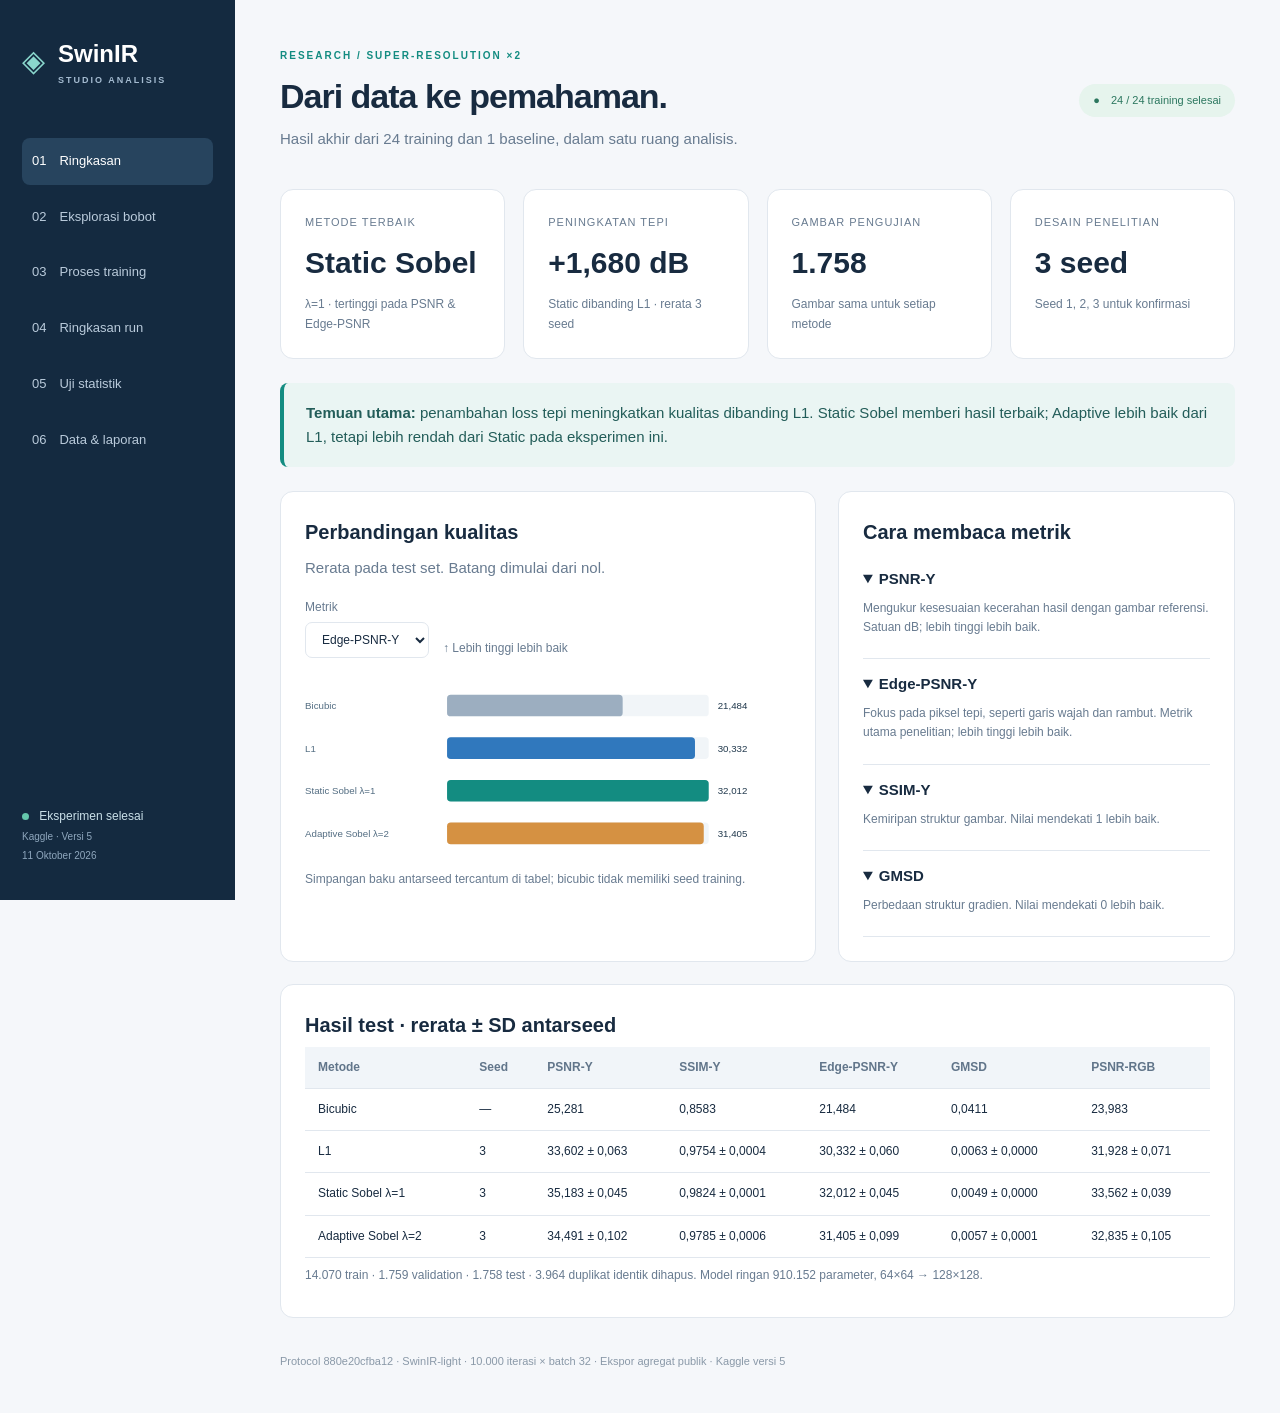
<file: public/dashboard/index.html>
<!doctype html><html lang="id"><head><meta charset="utf-8"><meta name="viewport" content="width=device-width,initial-scale=1"><title>SwinIR • Studio Analisis</title><link rel="stylesheet" href="style.css"></head><body><aside><a class="brand" href="#">◈ <span>SwinIR<small>STUDIO ANALISIS</small></span></a><nav><button data-page="overview" class="active">01　Ringkasan</button><button data-page="sweep">02　Eksplorasi bobot</button><button data-page="training">03　Proses training</button><button data-page="images">04　Ringkasan run</button><button data-page="stats">05　Uji statistik</button><button data-page="archive">06　Data & laporan</button></nav><div class="aside-bottom"><span class="dot"></span> Eksperimen selesai<br><small>Kaggle · Versi 5<br>11 Oktober 2026</small></div></aside><main><header><div><span class="eyebrow">RESEARCH / SUPER-RESOLUTION ×2</span><h1 id="title">Dari data ke pemahaman.</h1><p id="subtitle">Bandingkan kualitas, telusuri proses, dan pahami hasil eksperimen.</p></div><span class="badge">●　24 / 24 training selesai</span></header><div id="content"></div><footer>Protocol 880e20cfba12 · SwinIR-light · 10.000 iterasi × batch 32 · Ekspor agregat publik · Kaggle versi 5</footer></main><script src="data.js"></script><script src="app.js"></script></body></html>
</file>
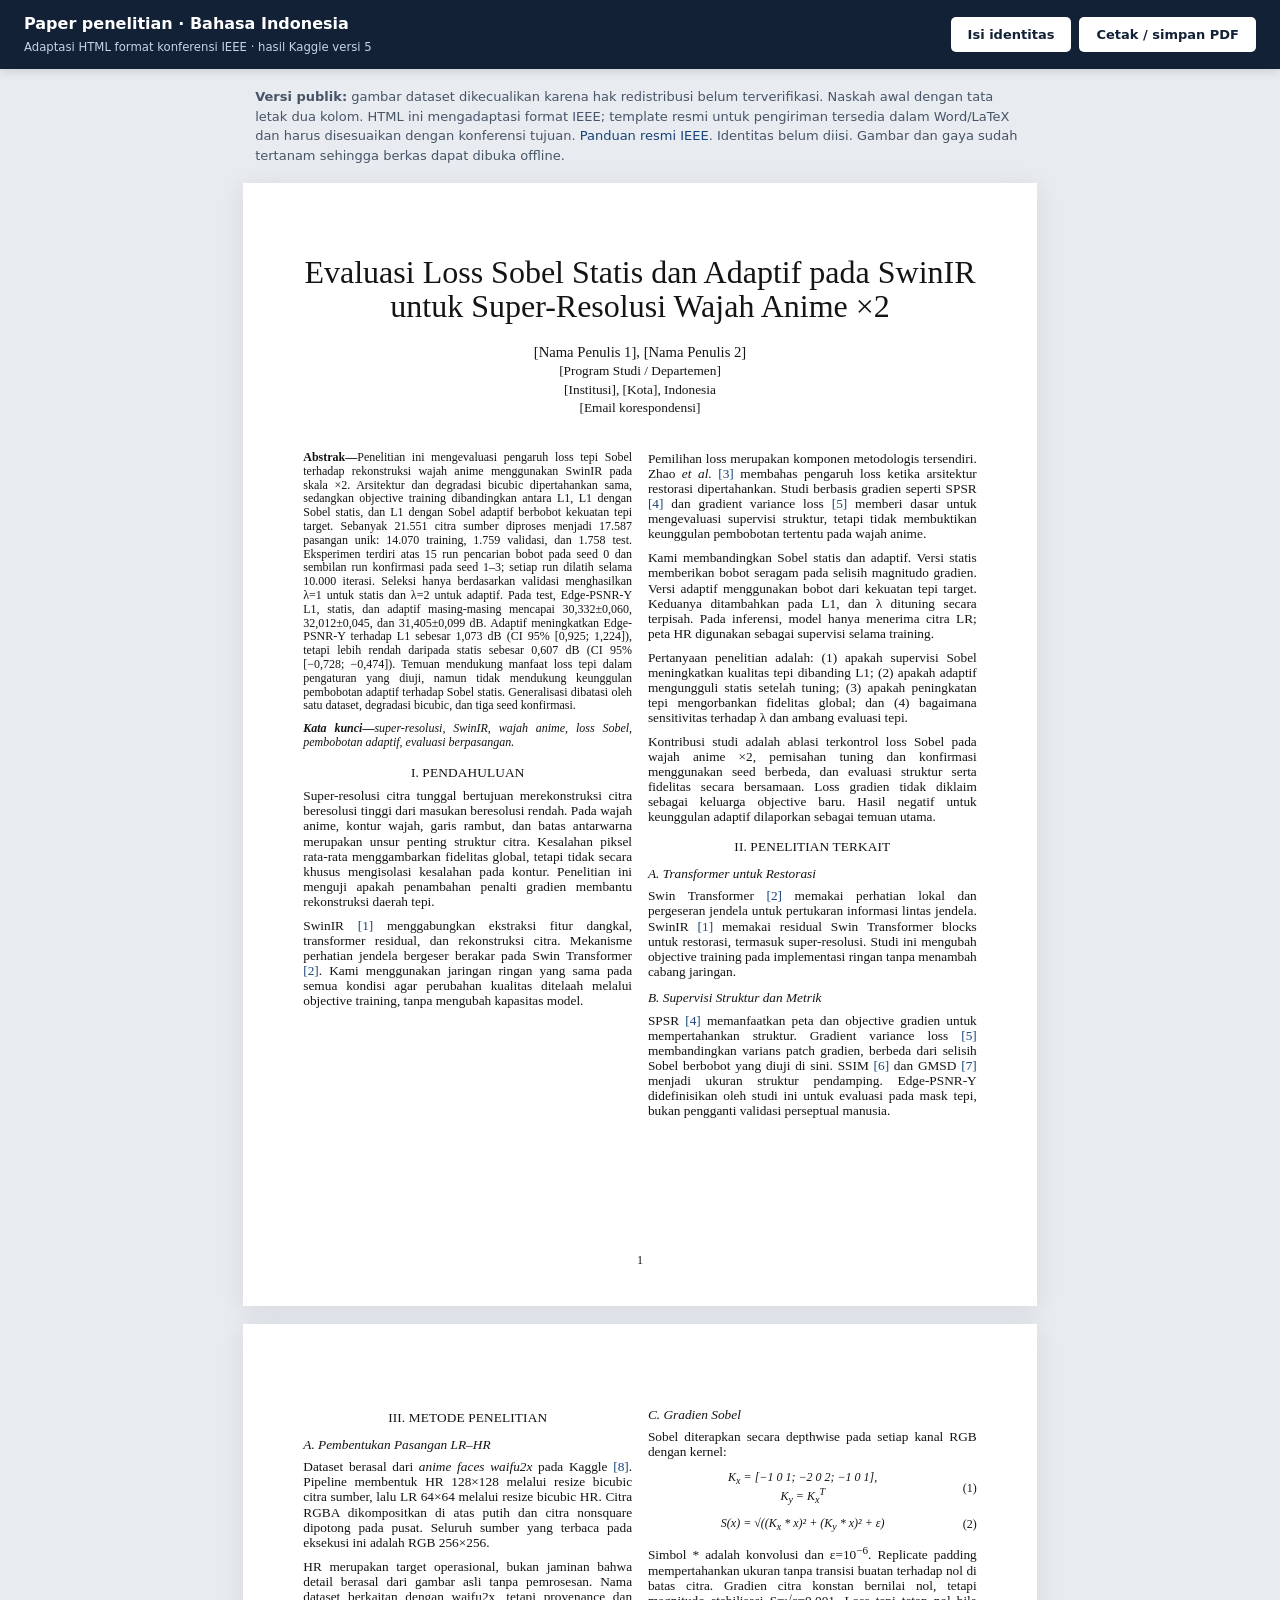
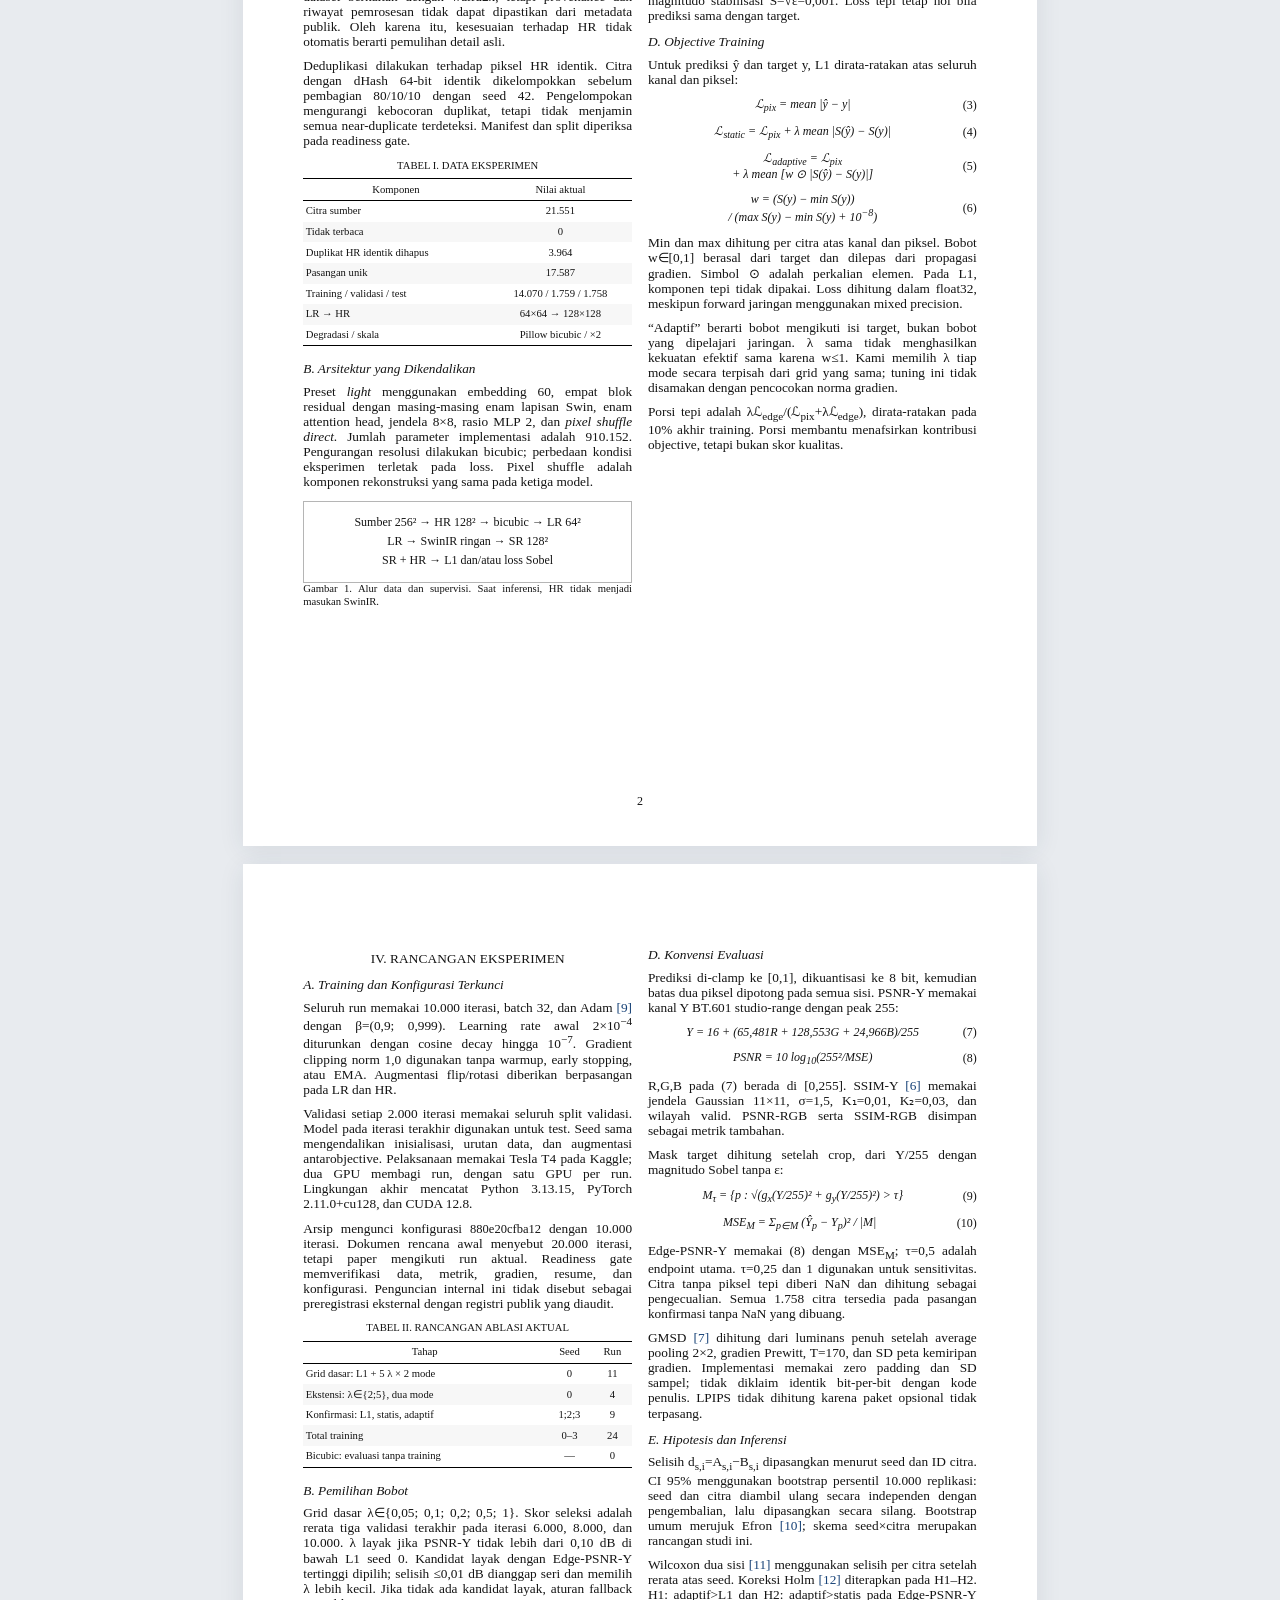
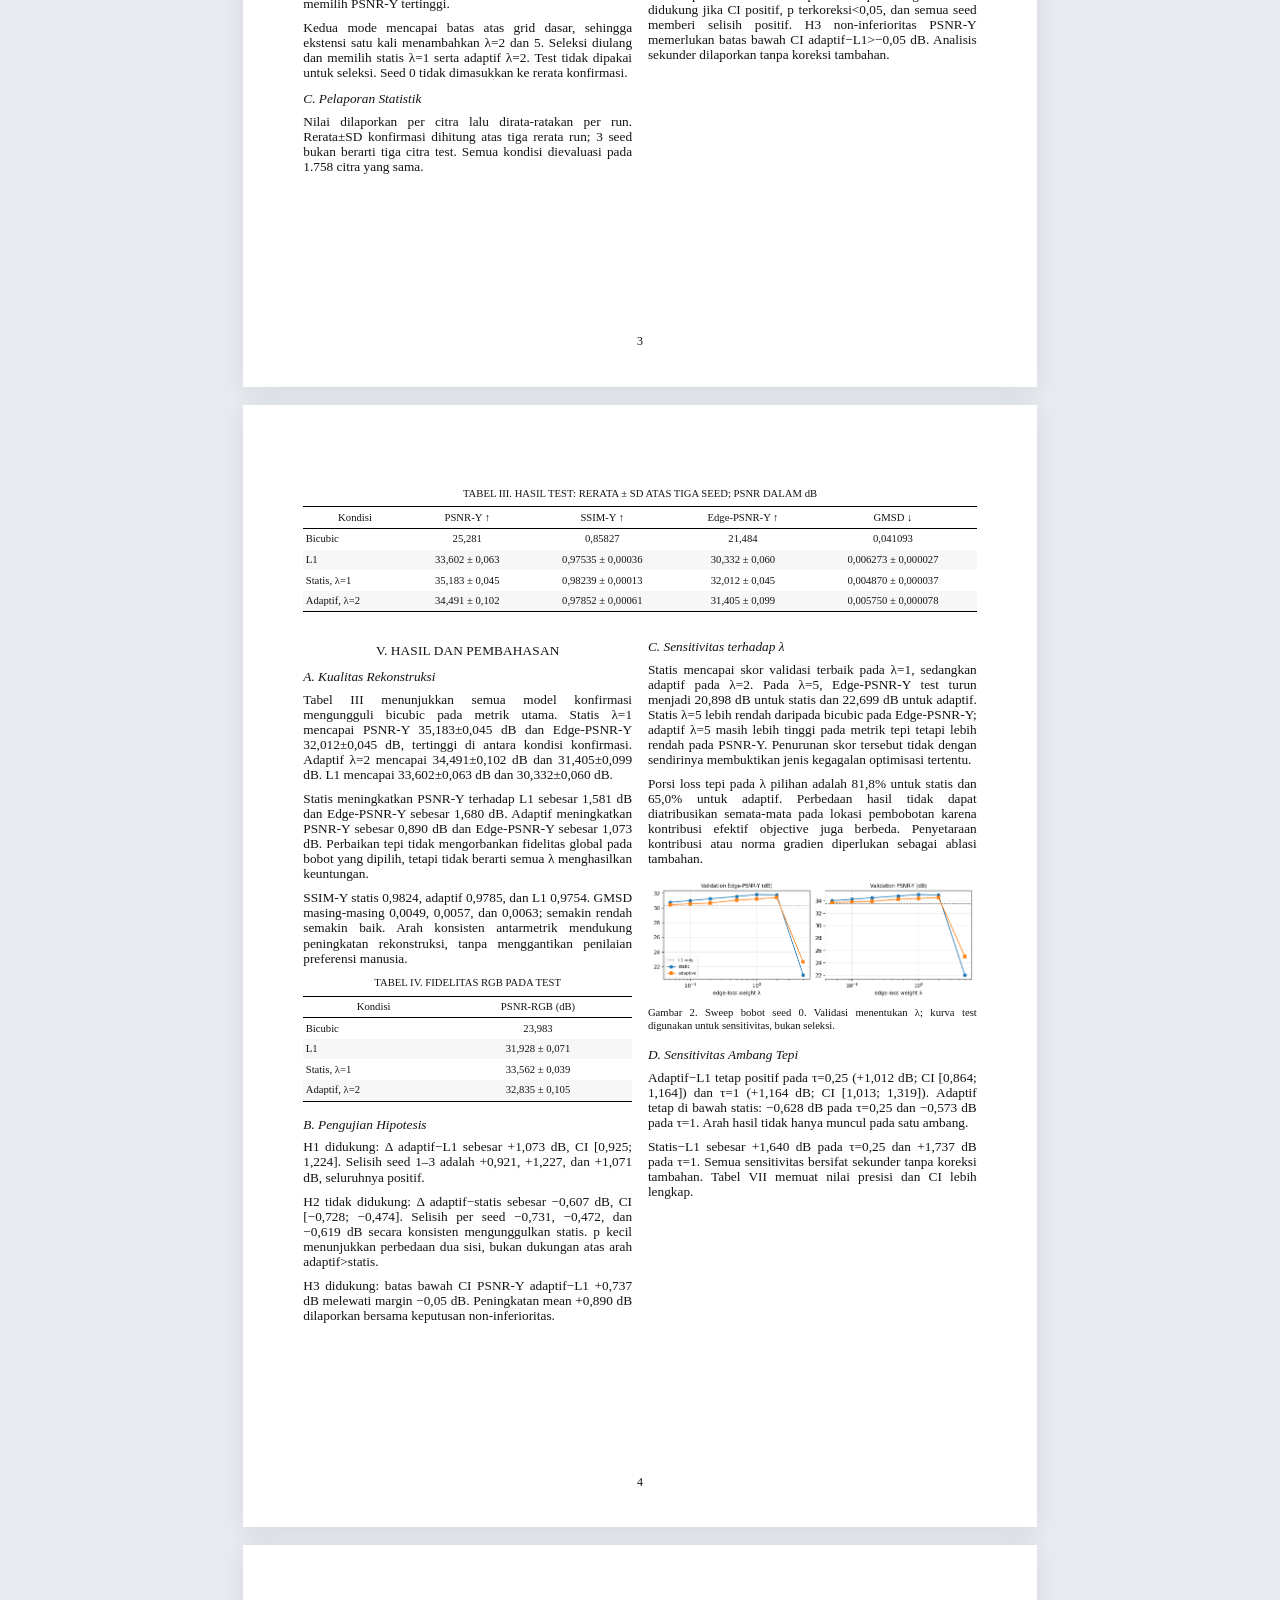
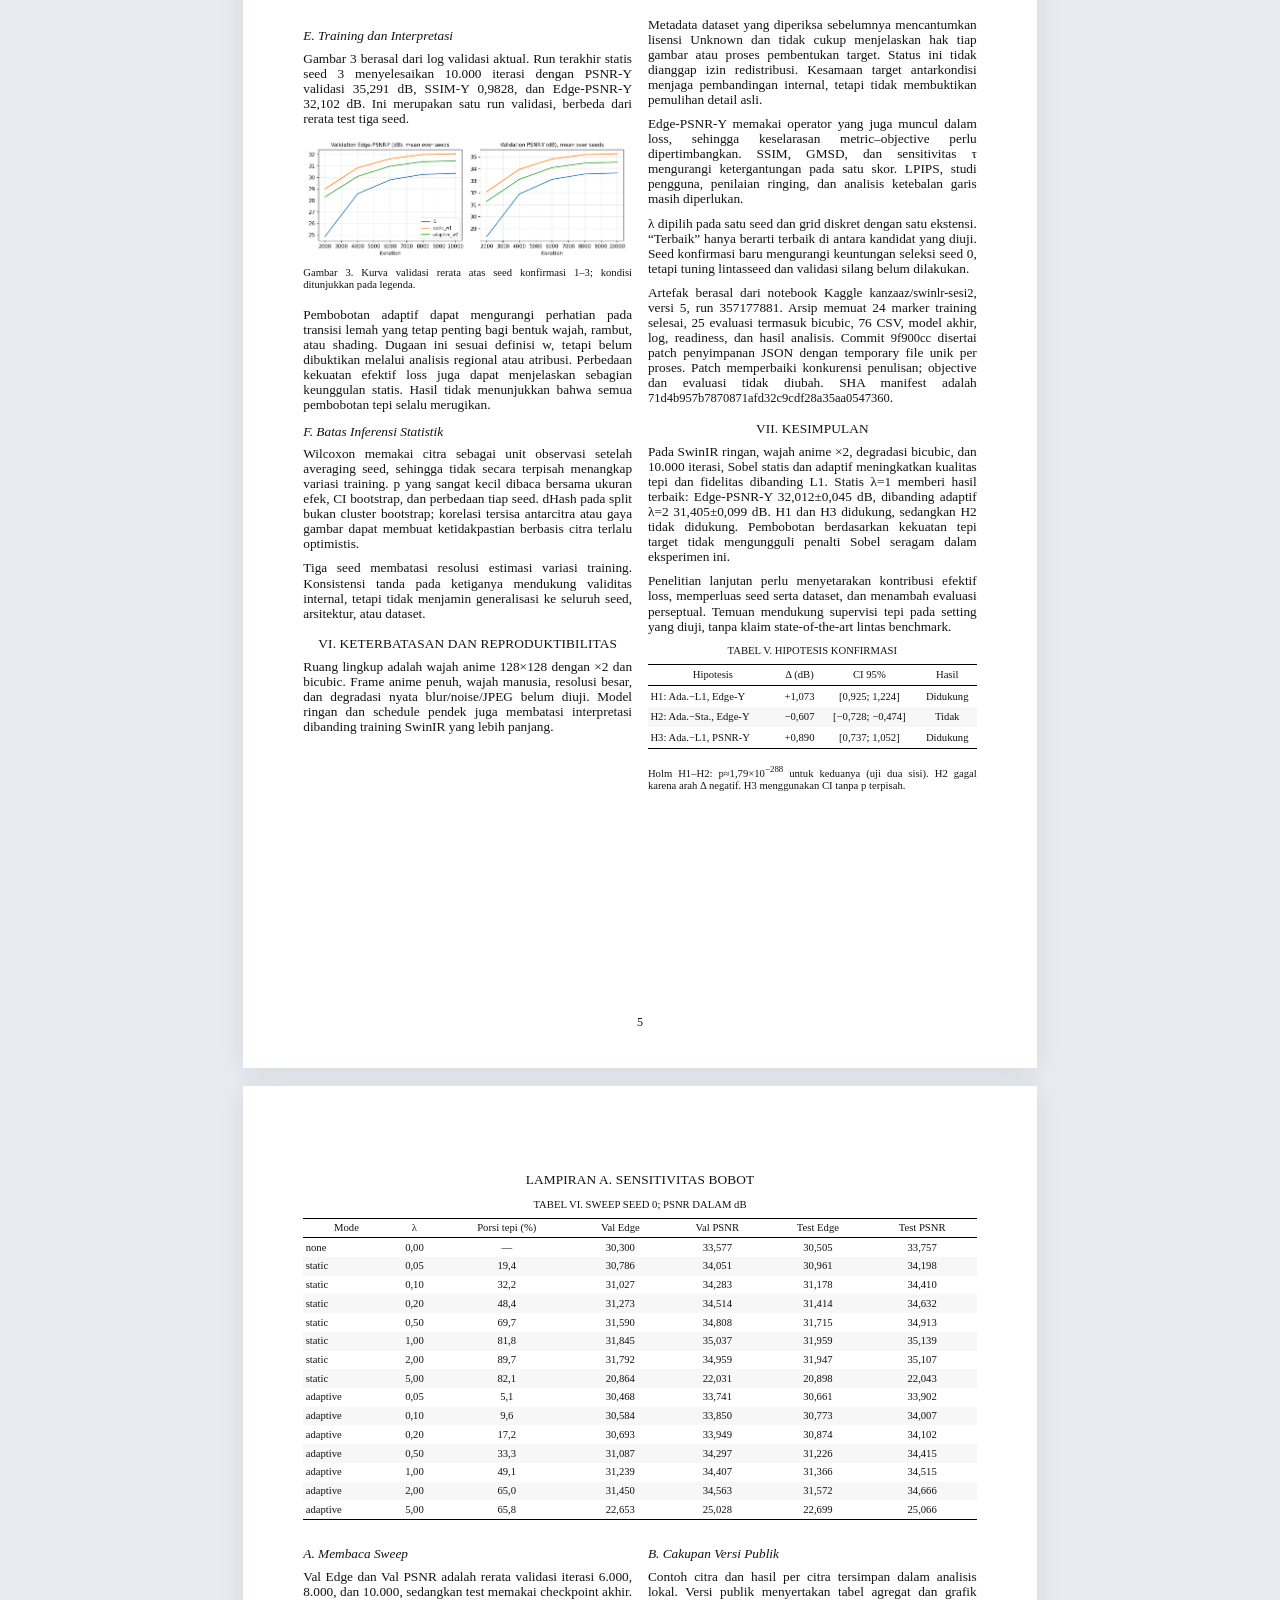
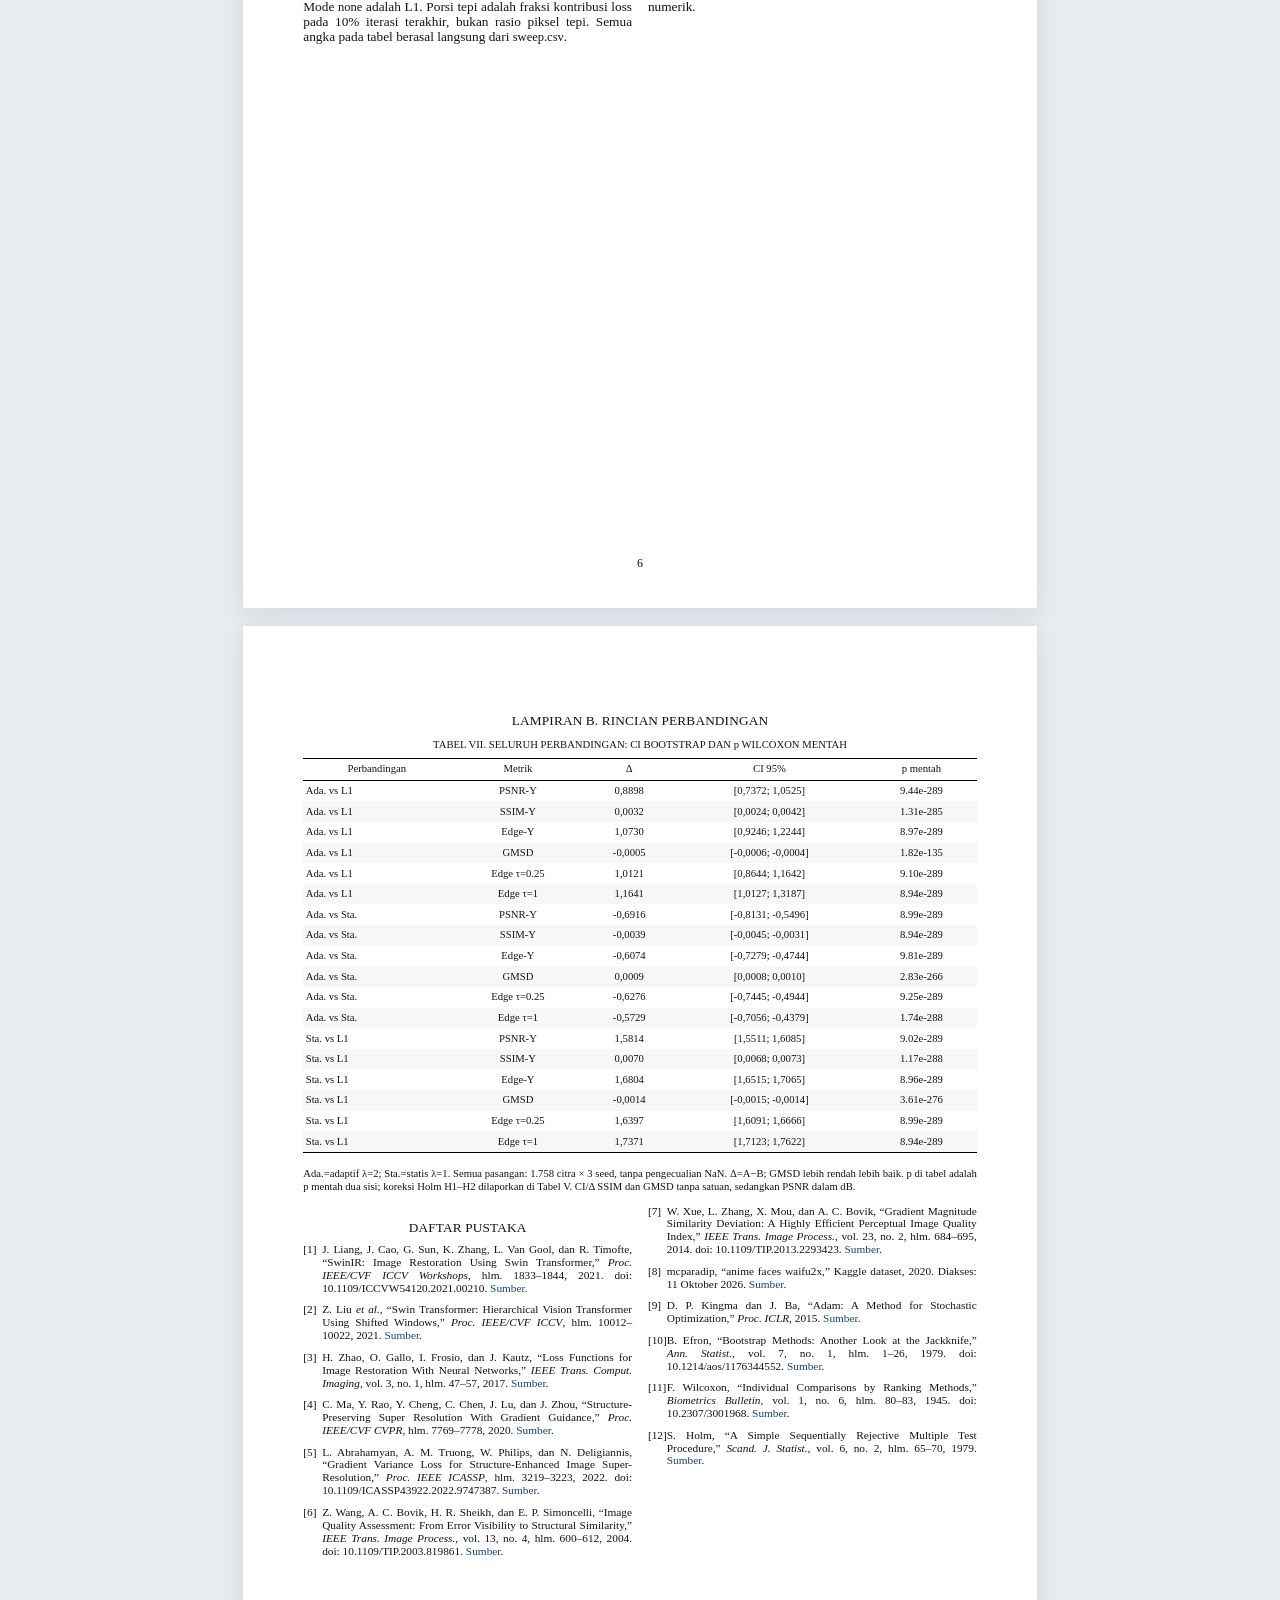
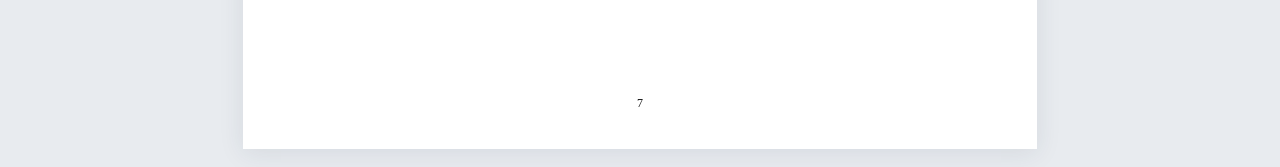
<file: public/paper/paper_ieee_id.html>
<!DOCTYPE html><html lang="id"><head><meta charset="UTF-8"><meta name="viewport" content="width=device-width,initial-scale=1"><title>Paper IEEE — Loss Sobel pada SwinIR</title><style>
:root{color-scheme:light}*{box-sizing:border-box}body{margin:0;background:#e8ebef;color:#141414}a{color:#174277;text-decoration:none}a:hover{text-decoration:underline}.toolbar{font:14px/1.5 system-ui,sans-serif;position:sticky;top:0;z-index:5;background:#122136;color:white;padding:12px 24px;display:flex;justify-content:space-between;gap:16px;align-items:center;box-shadow:0 2px 10px #0002}.toolbar strong{display:block;font-size:16px}.toolbar small{color:#c8d4e4}.toolbar button{background:white;color:#122136;border:0;padding:10px 17px;border-radius:5px;font:600 13px system-ui;cursor:pointer}.toolbar .actions{display:flex;gap:8px}.toolbar a{color:white;padding:10px}.notice{max-width:210mm;margin:18px auto;font:13px/1.5 system-ui;color:#475467;padding:0 12px}.paper-page{width:210mm;min-height:297mm;position:relative;background:white;margin:18px auto;padding:19mm 15.9mm 20mm;box-shadow:0 4px 24px #24334b18;font:10pt/1.13 "Times New Roman",Times,serif}.paper-title{text-align:center;margin-bottom:9mm}.paper-title h1{font-size:24pt;line-height:1.08;font-weight:400;margin:0 0 5mm}.authors{font-size:11pt;line-height:1.25}.authors span{font-size:10pt}.columns{display:grid;grid-template-columns:1fr 1fr;gap:4.2mm;align-items:start}.column{min-width:0}p{margin:0 0 2.4mm;text-align:justify;hyphens:auto;overflow-wrap:break-word}h2{font-size:10pt;text-align:center;font-weight:400;text-transform:uppercase;margin:4mm 0 2.2mm;letter-spacing:.12px}h3{font-size:10pt;font-weight:400;font-style:italic;margin:3mm 0 2mm}.abstract,.keywords{font-size:9pt;line-height:1.15}.keywords{font-style:italic;margin-bottom:4mm}.equation{display:grid;grid-template-columns:1fr auto;gap:1.4mm;align-items:center;text-align:center;margin:3mm 0;font-style:italic;font-size:9pt}.equation span{font-style:normal}.flow{text-align:center;padding:3mm;border:1px solid #b5b5b5;font-size:9pt;line-height:1.6;margin-top:3mm}.small{font-size:8pt;line-height:1.18}.tablebox{margin:3mm 0 4mm}.caption{font-size:8pt;text-align:center;line-height:1.15;margin-bottom:1.7mm}table{border-collapse:collapse;width:100%;font-size:8pt;line-height:1.12;font-variant-numeric:tabular-nums;border-top:1px solid black;border-bottom:1px solid black}th{font-weight:400;border-bottom:1px solid black}th,td{padding:1.15mm .65mm;text-align:center}td:first-child{text-align:left}tbody tr:nth-child(even){background:#f7f7f7}figure{margin:3mm 0 4mm}figure img{width:100%;height:auto;display:block}figcaption{font-size:8pt;line-height:1.15;text-align:justify;margin-top:1.5mm}.folio{position:absolute;bottom:10mm;left:0;right:0;text-align:center;font-size:9pt}code{font-family:inherit;font-size:.94em;overflow-wrap:anywhere}.references{font-size:8.5pt;line-height:1.14}.references p{position:relative;padding-left:5mm;text-indent:0;margin-bottom:2.3mm}.references p>span{position:absolute;left:0}#r1,#r2,#r3,#r4,#r5,#r6,#r7,#r8,#r9,#r10,#r11,#r12{scroll-margin-top:95px}.wide-note{margin-bottom:3mm}.editing [contenteditable=true]{outline:1px dashed #6786a2;outline-offset:2px}.editing [contenteditable=true]:focus{outline:2px solid #3b82f6}
.paper-page:nth-child(6) figure img{width:92%;margin:auto}.paper-page:nth-child(6) th,.paper-page:nth-child(6) td{padding:.9mm .65mm}@media screen and (max-width:850px){.toolbar{position:static;flex-wrap:wrap;padding:12px}.notice{margin:12px}.paper-page{width:calc(100% - 24px);min-height:0;padding:22px;margin:12px auto 24px}.columns{grid-template-columns:1fr;gap:10px}.paper-title h1{font-size:24px}.folio{position:static;margin-top:25px}table{font-size:10px}th,td{padding:5px 3px}.tablebox{overflow-x:auto}.paper-page p{line-height:1.3}}
@page{size:A4;margin:0}@media print{html,body{background:white}.toolbar,.notice{display:none!important}.paper-page{width:210mm;height:297mm;min-height:0;margin:0;box-shadow:none;break-after:page;overflow:visible}.paper-page:last-child{break-after:auto}.columns{grid-template-columns:1fr 1fr;gap:4.2mm}.folio{position:absolute}a{color:black}tbody tr:nth-child(even){background:white}.editing [contenteditable=true]{outline:none}}
</style></head><body><header class="toolbar"><div><strong>Paper penelitian · Bahasa Indonesia</strong><small>Adaptasi HTML format konferensi IEEE · hasil Kaggle versi 5</small></div><div class="actions"><button id="edit" type="button">Isi identitas</button><button id="print" type="button">Cetak / simpan PDF</button></div></header><div class="notice"><b>Versi publik:</b> gambar dataset dikecualikan karena hak redistribusi belum terverifikasi. Naskah awal dengan tata letak dua kolom. HTML ini mengadaptasi format IEEE; template resmi untuk pengiriman tersedia dalam Word/LaTeX dan harus disesuaikan dengan konferensi tujuan. <a href="https://conferences.ieeeauthorcenter.ieee.org/write-your-paper/authoring-tools-and-templates/" target="_blank" rel="noopener">Panduan resmi IEEE</a>. Identitas belum diisi. Gambar dan gaya sudah tertanam sehingga berkas dapat dibuka offline.</div><main><section class="paper-page"><div class="paper-title"><h1>Evaluasi Loss Sobel Statis dan Adaptif pada SwinIR<br>untuk Super-Resolusi Wajah Anime ×2</h1><div class="authors">[Nama Penulis 1], [Nama Penulis 2]<br><span>[Program Studi / Departemen]<br>[Institusi], [Kota], Indonesia<br>[Email korespondensi]</span></div></div><div class="columns"><div class="column"><p class="abstract"><b>Abstrak—</b>Penelitian ini mengevaluasi pengaruh loss tepi Sobel terhadap rekonstruksi wajah anime menggunakan SwinIR pada skala ×2. Arsitektur dan degradasi bicubic dipertahankan sama, sedangkan objective training dibandingkan antara L1, L1 dengan Sobel statis, dan L1 dengan Sobel adaptif berbobot kekuatan tepi target. Sebanyak 21.551 citra sumber diproses menjadi 17.587 pasangan unik: 14.070 training, 1.759 validasi, dan 1.758 test. Eksperimen terdiri atas 15 run pencarian bobot pada seed 0 dan sembilan run konfirmasi pada seed 1–3; setiap run dilatih selama 10.000 iterasi. Seleksi hanya berdasarkan validasi menghasilkan λ=1 untuk statis dan λ=2 untuk adaptif. Pada test, Edge-PSNR-Y L1, statis, dan adaptif masing-masing mencapai 30,332±0,060, 32,012±0,045, dan 31,405±0,099 dB. Adaptif meningkatkan Edge-PSNR-Y terhadap L1 sebesar 1,073 dB (CI 95% [0,925; 1,224]), tetapi lebih rendah daripada statis sebesar 0,607 dB (CI 95% [−0,728; −0,474]). Temuan mendukung manfaat loss tepi dalam pengaturan yang diuji, namun tidak mendukung keunggulan pembobotan adaptif terhadap Sobel statis. Generalisasi dibatasi oleh satu dataset, degradasi bicubic, dan tiga seed konfirmasi.</p>
<p class="keywords"><b>Kata kunci—</b>super-resolusi, SwinIR, wajah anime, loss Sobel, pembobotan adaptif, evaluasi berpasangan.</p>
<h2>I. Pendahuluan</h2><p>Super-resolusi citra tunggal bertujuan merekonstruksi citra beresolusi tinggi dari masukan beresolusi rendah. Pada wajah anime, kontur wajah, garis rambut, dan batas antarwarna merupakan unsur penting struktur citra. Kesalahan piksel rata-rata menggambarkan fidelitas global, tetapi tidak secara khusus mengisolasi kesalahan pada kontur. Penelitian ini menguji apakah penambahan penalti gradien membantu rekonstruksi daerah tepi.</p>
<p>SwinIR <a class="cite" href="#r1">[1]</a> menggabungkan ekstraksi fitur dangkal, transformer residual, dan rekonstruksi citra. Mekanisme perhatian jendela bergeser berakar pada Swin Transformer <a class="cite" href="#r2">[2]</a>. Kami menggunakan jaringan ringan yang sama pada semua kondisi agar perubahan kualitas ditelaah melalui objective training, tanpa mengubah kapasitas model.</p></div><div class="column"><p>Pemilihan loss merupakan komponen metodologis tersendiri. Zhao <i>et al.</i> <a class="cite" href="#r3">[3]</a> membahas pengaruh loss ketika arsitektur restorasi dipertahankan. Studi berbasis gradien seperti SPSR <a class="cite" href="#r4">[4]</a> dan gradient variance loss <a class="cite" href="#r5">[5]</a> memberi dasar untuk mengevaluasi supervisi struktur, tetapi tidak membuktikan keunggulan pembobotan tertentu pada wajah anime.</p>
<p>Kami membandingkan Sobel statis dan adaptif. Versi statis memberikan bobot seragam pada selisih magnitudo gradien. Versi adaptif menggunakan bobot dari kekuatan tepi target. Keduanya ditambahkan pada L1, dan λ dituning secara terpisah. Pada inferensi, model hanya menerima citra LR; peta HR digunakan sebagai supervisi selama training.</p>
<p>Pertanyaan penelitian adalah: (1) apakah supervisi Sobel meningkatkan kualitas tepi dibanding L1; (2) apakah adaptif mengungguli statis setelah tuning; (3) apakah peningkatan tepi mengorbankan fidelitas global; dan (4) bagaimana sensitivitas terhadap λ dan ambang evaluasi tepi.</p>
<p>Kontribusi studi adalah ablasi terkontrol loss Sobel pada wajah anime ×2, pemisahan tuning dan konfirmasi menggunakan seed berbeda, dan evaluasi struktur serta fidelitas secara bersamaan. Loss gradien tidak diklaim sebagai keluarga objective baru. Hasil negatif untuk keunggulan adaptif dilaporkan sebagai temuan utama.</p>
<h2>II. Penelitian Terkait</h2><h3>A. Transformer untuk Restorasi</h3><p>Swin Transformer <a class="cite" href="#r2">[2]</a> memakai perhatian lokal dan pergeseran jendela untuk pertukaran informasi lintas jendela. SwinIR <a class="cite" href="#r1">[1]</a> memakai residual Swin Transformer blocks untuk restorasi, termasuk super-resolusi. Studi ini mengubah objective training pada implementasi ringan tanpa menambah cabang jaringan.</p>
<h3>B. Supervisi Struktur dan Metrik</h3><p>SPSR <a class="cite" href="#r4">[4]</a> memanfaatkan peta dan objective gradien untuk mempertahankan struktur. Gradient variance loss <a class="cite" href="#r5">[5]</a> membandingkan varians patch gradien, berbeda dari selisih Sobel berbobot yang diuji di sini. SSIM <a class="cite" href="#r6">[6]</a> dan GMSD <a class="cite" href="#r7">[7]</a> menjadi ukuran struktur pendamping. Edge-PSNR-Y didefinisikan oleh studi ini untuk evaluasi pada mask tepi, bukan pengganti validasi perseptual manusia.</p></div></div><div class="folio">1</div></section><section class="paper-page"><div class="columns"><div class="column"><h2>III. Metode Penelitian</h2><h3>A. Pembentukan Pasangan LR–HR</h3><p>Dataset berasal dari <i>anime faces waifu2x</i> pada Kaggle <a class="cite" href="#r8">[8]</a>. Pipeline membentuk HR 128×128 melalui resize bicubic citra sumber, lalu LR 64×64 melalui resize bicubic HR. Citra RGBA dikompositkan di atas putih dan citra nonsquare dipotong pada pusat. Seluruh sumber yang terbaca pada eksekusi ini adalah RGB 256×256.</p>
<p>HR merupakan target operasional, bukan jaminan bahwa detail berasal dari gambar asli tanpa pemrosesan. Nama dataset berkaitan dengan waifu2x, tetapi provenance dan riwayat pemrosesan tidak dapat dipastikan dari metadata publik. Oleh karena itu, kesesuaian terhadap HR tidak otomatis berarti pemulihan detail asli.</p>
<p>Deduplikasi dilakukan terhadap piksel HR identik. Citra dengan dHash 64-bit identik dikelompokkan sebelum pembagian 80/10/10 dengan seed 42. Pengelompokan mengurangi kebocoran duplikat, tetapi tidak menjamin semua near-duplicate terdeteksi. Manifest dan split diperiksa pada readiness gate.</p>
<div class="tablebox"><div class="caption">TABEL I. DATA EKSPERIMEN</div><table><thead><tr><th>Komponen</th><th>Nilai aktual</th></tr></thead><tbody><tr><td>Citra sumber</td><td>21.551</td></tr><tr><td>Tidak terbaca</td><td>0</td></tr><tr><td>Duplikat HR identik dihapus</td><td>3.964</td></tr><tr><td>Pasangan unik</td><td>17.587</td></tr><tr><td>Training / validasi / test</td><td>14.070 / 1.759 / 1.758</td></tr><tr><td>LR → HR</td><td>64×64 → 128×128</td></tr><tr><td>Degradasi / skala</td><td>Pillow bicubic / ×2</td></tr></tbody></table></div>
<h3>B. Arsitektur yang Dikendalikan</h3><p>Preset <i>light</i> menggunakan embedding 60, empat blok residual dengan masing-masing enam lapisan Swin, enam attention head, jendela 8×8, rasio MLP 2, dan <i>pixel shuffle direct</i>. Jumlah parameter implementasi adalah 910.152. Pengurangan resolusi dilakukan bicubic; perbedaan kondisi eksperimen terletak pada loss. Pixel shuffle adalah komponen rekonstruksi yang sama pada ketiga model.</p>
<div class="flow">Sumber 256² → HR 128² → bicubic → LR 64²<br>LR → SwinIR ringan → SR 128²<br>SR + HR → L1 dan/atau loss Sobel</div><p class="small">Gambar 1. Alur data dan supervisi. Saat inferensi, HR tidak menjadi masukan SwinIR.</p></div><div class="column"><h3>C. Gradien Sobel</h3><p>Sobel diterapkan secara depthwise pada setiap kanal RGB dengan kernel:</p>
<div class="equation"><div>K<sub>x</sub> = [−1 0 1; −2 0 2; −1 0 1],<br>K<sub>y</sub> = K<sub>x</sub><sup>T</sup></div><span>(1)</span></div>
<div class="equation"><div>S(x) = √((K<sub>x</sub> * x)² + (K<sub>y</sub> * x)² + ε)</div><span>(2)</span></div>
<p>Simbol * adalah konvolusi dan ε=10<sup>−6</sup>. Replicate padding mempertahankan ukuran tanpa transisi buatan terhadap nol di batas citra. Gradien citra konstan bernilai nol, tetapi magnitudo stabilisasi S=√ε=0,001. Loss tepi tetap nol bila prediksi sama dengan target.</p>
<h3>D. Objective Training</h3><p>Untuk prediksi ŷ dan target y, L1 dirata-ratakan atas seluruh kanal dan piksel:</p>
<div class="equation"><div>ℒ<sub>pix</sub> = mean |ŷ − y|</div><span>(3)</span></div>
<div class="equation"><div>ℒ<sub>static</sub> = ℒ<sub>pix</sub> + λ mean |S(ŷ) − S(y)|</div><span>(4)</span></div>
<div class="equation"><div>ℒ<sub>adaptive</sub> = ℒ<sub>pix</sub><br>+ λ mean [w ⊙ |S(ŷ) − S(y)|]</div><span>(5)</span></div>
<div class="equation"><div>w = (S(y) − min S(y))<br>/ (max S(y) − min S(y) + 10<sup>−8</sup>)</div><span>(6)</span></div>
<p>Min dan max dihitung per citra atas kanal dan piksel. Bobot w∈[0,1] berasal dari target dan dilepas dari propagasi gradien. Simbol ⊙ adalah perkalian elemen. Pada L1, komponen tepi tidak dipakai. Loss dihitung dalam float32, meskipun forward jaringan menggunakan mixed precision.</p>
<p>“Adaptif” berarti bobot mengikuti isi target, bukan bobot yang dipelajari jaringan. λ sama tidak menghasilkan kekuatan efektif sama karena w≤1. Kami memilih λ tiap mode secara terpisah dari grid yang sama; tuning ini tidak disamakan dengan pencocokan norma gradien.</p>
<p>Porsi tepi adalah λℒ<sub>edge</sub>/(ℒ<sub>pix</sub>+λℒ<sub>edge</sub>), dirata-ratakan pada 10% akhir training. Porsi membantu menafsirkan kontribusi objective, tetapi bukan skor kualitas.</p></div></div><div class="folio">2</div></section><section class="paper-page"><div class="columns"><div class="column"><h2>IV. Rancangan Eksperimen</h2><h3>A. Training dan Konfigurasi Terkunci</h3><p>Seluruh run memakai 10.000 iterasi, batch 32, dan Adam <a class="cite" href="#r9">[9]</a> dengan β=(0,9; 0,999). Learning rate awal 2×10<sup>−4</sup> diturunkan dengan cosine decay hingga 10<sup>−7</sup>. Gradient clipping norm 1,0 digunakan tanpa warmup, early stopping, atau EMA. Augmentasi flip/rotasi diberikan berpasangan pada LR dan HR.</p>
<p>Validasi setiap 2.000 iterasi memakai seluruh split validasi. Model pada iterasi terakhir digunakan untuk test. Seed sama mengendalikan inisialisasi, urutan data, dan augmentasi antarobjective. Pelaksanaan memakai Tesla T4 pada Kaggle; dua GPU membagi run, dengan satu GPU per run. Lingkungan akhir mencatat Python 3.13.15, PyTorch 2.11.0+cu128, dan CUDA 12.8.</p>
<p>Arsip mengunci konfigurasi <code>880e20cfba12</code> dengan 10.000 iterasi. Dokumen rencana awal menyebut 20.000 iterasi, tetapi paper mengikuti run aktual. Readiness gate memverifikasi data, metrik, gradien, resume, dan konfigurasi. Penguncian internal ini tidak disebut sebagai preregistrasi eksternal dengan registri publik yang diaudit.</p>
<div class="tablebox"><div class="caption">TABEL II. RANCANGAN ABLASI AKTUAL</div><table><thead><tr><th>Tahap</th><th>Seed</th><th>Run</th></tr></thead><tbody><tr><td>Grid dasar: L1 + 5 λ × 2 mode</td><td>0</td><td>11</td></tr><tr><td>Ekstensi: λ∈{2;5}, dua mode</td><td>0</td><td>4</td></tr><tr><td>Konfirmasi: L1, statis, adaptif</td><td>1;2;3</td><td>9</td></tr><tr><td>Total training</td><td>0–3</td><td>24</td></tr><tr><td>Bicubic: evaluasi tanpa training</td><td>—</td><td>0</td></tr></tbody></table></div>
<h3>B. Pemilihan Bobot</h3><p>Grid dasar λ∈{0,05; 0,1; 0,2; 0,5; 1}. Skor seleksi adalah rerata tiga validasi terakhir pada iterasi 6.000, 8.000, dan 10.000. λ layak jika PSNR-Y tidak lebih dari 0,10 dB di bawah L1 seed 0. Kandidat layak dengan Edge-PSNR-Y tertinggi dipilih; selisih ≤0,01 dB dianggap seri dan memilih λ lebih kecil. Jika tidak ada kandidat layak, aturan fallback memilih PSNR-Y tertinggi.</p>
<p>Kedua mode mencapai batas atas grid dasar, sehingga ekstensi satu kali menambahkan λ=2 dan 5. Seleksi diulang dan memilih statis λ=1 serta adaptif λ=2. Test tidak dipakai untuk seleksi. Seed 0 tidak dimasukkan ke rerata konfirmasi.</p>
<h3>C. Pelaporan Statistik</h3><p>Nilai dilaporkan per citra lalu dirata-ratakan per run. Rerata±SD konfirmasi dihitung atas tiga rerata run; 3 seed bukan berarti tiga citra test. Semua kondisi dievaluasi pada 1.758 citra yang sama.</p></div><div class="column"><h3>D. Konvensi Evaluasi</h3><p>Prediksi di-clamp ke [0,1], dikuantisasi ke 8 bit, kemudian batas dua piksel dipotong pada semua sisi. PSNR-Y memakai kanal Y BT.601 studio-range dengan peak 255:</p>
<div class="equation"><div>Y = 16 + (65,481R + 128,553G + 24,966B)/255</div><span>(7)</span></div>
<div class="equation"><div>PSNR = 10 log<sub>10</sub>(255²/MSE)</div><span>(8)</span></div>
<p>R,G,B pada (7) berada di [0,255]. SSIM-Y <a class="cite" href="#r6">[6]</a> memakai jendela Gaussian 11×11, σ=1,5, K₁=0,01, K₂=0,03, dan wilayah valid. PSNR-RGB serta SSIM-RGB disimpan sebagai metrik tambahan.</p>
<p>Mask target dihitung setelah crop, dari Y/255 dengan magnitudo Sobel tanpa ε:</p>
<div class="equation"><div>M<sub>τ</sub> = {p : √(g<sub>x</sub>(Y/255)² + g<sub>y</sub>(Y/255)²) &gt; τ}</div><span>(9)</span></div>
<div class="equation"><div>MSE<sub>M</sub> = Σ<sub>p∈M</sub> (Ŷ<sub>p</sub> − Y<sub>p</sub>)² / |M|</div><span>(10)</span></div>
<p>Edge-PSNR-Y memakai (8) dengan MSE<sub>M</sub>; τ=0,5 adalah endpoint utama. τ=0,25 dan 1 digunakan untuk sensitivitas. Citra tanpa piksel tepi diberi NaN dan dihitung sebagai pengecualian. Semua 1.758 citra tersedia pada pasangan konfirmasi tanpa NaN yang dibuang.</p>
<p>GMSD <a class="cite" href="#r7">[7]</a> dihitung dari luminans penuh setelah average pooling 2×2, gradien Prewitt, T=170, dan SD peta kemiripan gradien. Implementasi memakai zero padding dan SD sampel; tidak diklaim identik bit-per-bit dengan kode penulis. LPIPS tidak dihitung karena paket opsional tidak terpasang.</p>
<h3>E. Hipotesis dan Inferensi</h3><p>Selisih d<sub>s,i</sub>=A<sub>s,i</sub>−B<sub>s,i</sub> dipasangkan menurut seed dan ID citra. CI 95% menggunakan bootstrap persentil 10.000 replikasi: seed dan citra diambil ulang secara independen dengan pengembalian, lalu dipasangkan secara silang. Bootstrap umum merujuk Efron <a class="cite" href="#r10">[10]</a>; skema seed×citra merupakan rancangan studi ini.</p>
<p>Wilcoxon dua sisi <a class="cite" href="#r11">[11]</a> menggunakan selisih per citra setelah rerata atas seed. Koreksi Holm <a class="cite" href="#r12">[12]</a> diterapkan pada H1–H2. H1: adaptif&gt;L1 dan H2: adaptif&gt;statis pada Edge-PSNR-Y didukung jika CI positif, p terkoreksi&lt;0,05, dan semua seed memberi selisih positif. H3 non-inferioritas PSNR-Y memerlukan batas bawah CI adaptif−L1&gt;−0,05 dB. Analisis sekunder dilaporkan tanpa koreksi tambahan.</p></div></div><div class="folio">3</div></section><section class="paper-page"><div class="tablebox"><div class="caption">TABEL III. HASIL TEST: RERATA ± SD ATAS TIGA SEED; PSNR DALAM dB</div><table><thead><tr><th>Kondisi</th><th>PSNR-Y ↑</th><th>SSIM-Y ↑</th><th>Edge-PSNR-Y ↑</th><th>GMSD ↓</th></tr></thead><tbody><tr><td>Bicubic</td><td>25,281</td><td>0,85827</td><td>21,484</td><td>0,041093</td></tr><tr><td>L1</td><td>33,602 ± 0,063</td><td>0,97535 ± 0,00036</td><td>30,332 ± 0,060</td><td>0,006273 ± 0,000027</td></tr><tr><td>Statis, λ=1</td><td>35,183 ± 0,045</td><td>0,98239 ± 0,00013</td><td>32,012 ± 0,045</td><td>0,004870 ± 0,000037</td></tr><tr><td>Adaptif, λ=2</td><td>34,491 ± 0,102</td><td>0,97852 ± 0,00061</td><td>31,405 ± 0,099</td><td>0,005750 ± 0,000078</td></tr></tbody></table></div><div class="columns"><div class="column"><h2>V. Hasil dan Pembahasan</h2><h3>A. Kualitas Rekonstruksi</h3><p>Tabel III menunjukkan semua model konfirmasi mengungguli bicubic pada metrik utama. Statis λ=1 mencapai PSNR-Y 35,183±0,045 dB dan Edge-PSNR-Y 32,012±0,045 dB, tertinggi di antara kondisi konfirmasi. Adaptif λ=2 mencapai 34,491±0,102 dB dan 31,405±0,099 dB. L1 mencapai 33,602±0,063 dB dan 30,332±0,060 dB.</p>
<p>Statis meningkatkan PSNR-Y terhadap L1 sebesar 1,581 dB dan Edge-PSNR-Y sebesar 1,680 dB. Adaptif meningkatkan PSNR-Y sebesar 0,890 dB dan Edge-PSNR-Y sebesar 1,073 dB. Perbaikan tepi tidak mengorbankan fidelitas global pada bobot yang dipilih, tetapi tidak berarti semua λ menghasilkan keuntungan.</p>
<p>SSIM-Y statis 0,9824, adaptif 0,9785, dan L1 0,9754. GMSD masing-masing 0,0049, 0,0057, dan 0,0063; semakin rendah semakin baik. Arah konsisten antarmetrik mendukung peningkatan rekonstruksi, tanpa menggantikan penilaian preferensi manusia.</p>
<div class="tablebox"><div class="caption">TABEL IV. FIDELITAS RGB PADA TEST</div><table><thead><tr><th>Kondisi</th><th>PSNR-RGB (dB)</th></tr></thead><tbody><tr><td>Bicubic</td><td>23,983</td></tr><tr><td>L1</td><td>31,928 ± 0,071</td></tr><tr><td>Statis, λ=1</td><td>33,562 ± 0,039</td></tr><tr><td>Adaptif, λ=2</td><td>32,835 ± 0,105</td></tr></tbody></table></div>
<h3>B. Pengujian Hipotesis</h3><p>H1 didukung: Δ adaptif−L1 sebesar +1,073 dB, CI [0,925; 1,224]. Selisih seed 1–3 adalah +0,921, +1,227, dan +1,071 dB, seluruhnya positif.</p><p>H2 tidak didukung: Δ adaptif−statis sebesar −0,607 dB, CI [−0,728; −0,474]. Selisih per seed −0,731, −0,472, dan −0,619 dB secara konsisten mengunggulkan statis. p kecil menunjukkan perbedaan dua sisi, bukan dukungan atas arah adaptif&gt;statis.</p><p>H3 didukung: batas bawah CI PSNR-Y adaptif−L1 +0,737 dB melewati margin −0,05 dB. Peningkatan mean +0,890 dB dilaporkan bersama keputusan non-inferioritas.</p></div><div class="column"><h3>C. Sensitivitas terhadap λ</h3><p>Statis mencapai skor validasi terbaik pada λ=1, sedangkan adaptif pada λ=2. Pada λ=5, Edge-PSNR-Y test turun menjadi 20,898 dB untuk statis dan 22,699 dB untuk adaptif. Statis λ=5 lebih rendah daripada bicubic pada Edge-PSNR-Y; adaptif λ=5 masih lebih tinggi pada metrik tepi tetapi lebih rendah pada PSNR-Y. Penurunan skor tersebut tidak dengan sendirinya membuktikan jenis kegagalan optimisasi tertentu.</p><p>Porsi loss tepi pada λ pilihan adalah 81,8% untuk statis dan 65,0% untuk adaptif. Perbedaan hasil tidak dapat diatribusikan semata-mata pada lokasi pembobotan karena kontribusi efektif objective juga berbeda. Penyetaraan kontribusi atau norma gradien diperlukan sebagai ablasi tambahan.</p>
<figure><img src="[data-uri]" alt="Gambar 2. Sweep bobot seed 0. Validasi menentukan λ; kurva test digunakan untuk sensitivitas, bukan seleksi."><figcaption>Gambar 2. Sweep bobot seed 0. Validasi menentukan λ; kurva test digunakan untuk sensitivitas, bukan seleksi.</figcaption></figure>
<h3>D. Sensitivitas Ambang Tepi</h3><p>Adaptif−L1 tetap positif pada τ=0,25 (+1,012 dB; CI [0,864; 1,164]) dan τ=1 (+1,164 dB; CI [1,013; 1,319]). Adaptif tetap di bawah statis: −0,628 dB pada τ=0,25 dan −0,573 dB pada τ=1. Arah hasil tidak hanya muncul pada satu ambang.</p><p>Statis−L1 sebesar +1,640 dB pada τ=0,25 dan +1,737 dB pada τ=1. Semua sensitivitas bersifat sekunder tanpa koreksi tambahan. Tabel VII memuat nilai presisi dan CI lebih lengkap.</p></div></div><div class="folio">4</div></section><section class="paper-page"><div class="columns"><div class="column"><h3>E. Training dan Interpretasi</h3><p>Gambar 3 berasal dari log validasi aktual. Run terakhir statis seed 3 menyelesaikan 10.000 iterasi dengan PSNR-Y validasi 35,291 dB, SSIM-Y 0,9828, dan Edge-PSNR-Y 32,102 dB. Ini merupakan satu run validasi, berbeda dari rerata test tiga seed.</p>
<figure><img src="[data-uri]" alt="Gambar 3. Kurva validasi rerata atas seed konfirmasi 1–3; kondisi ditunjukkan pada legenda."><figcaption>Gambar 3. Kurva validasi rerata atas seed konfirmasi 1–3; kondisi ditunjukkan pada legenda.</figcaption></figure>
<p>Pembobotan adaptif dapat mengurangi perhatian pada transisi lemah yang tetap penting bagi bentuk wajah, rambut, atau shading. Dugaan ini sesuai definisi w, tetapi belum dibuktikan melalui analisis regional atau atribusi. Perbedaan kekuatan efektif loss juga dapat menjelaskan sebagian keunggulan statis. Hasil tidak menunjukkan bahwa semua pembobotan tepi selalu merugikan.</p>
<h3>F. Batas Inferensi Statistik</h3><p>Wilcoxon memakai citra sebagai unit observasi setelah averaging seed, sehingga tidak secara terpisah menangkap variasi training. p yang sangat kecil dibaca bersama ukuran efek, CI bootstrap, dan perbedaan tiap seed. dHash pada split bukan cluster bootstrap; korelasi tersisa antarcitra atau gaya gambar dapat membuat ketidakpastian berbasis citra terlalu optimistis.</p><p>Tiga seed membatasi resolusi estimasi variasi training. Konsistensi tanda pada ketiganya mendukung validitas internal, tetapi tidak menjamin generalisasi ke seluruh seed, arsitektur, atau dataset.</p>
<h2>VI. Keterbatasan dan Reproduktibilitas</h2><p>Ruang lingkup adalah wajah anime 128×128 dengan ×2 dan bicubic. Frame anime penuh, wajah manusia, resolusi besar, dan degradasi nyata blur/noise/JPEG belum diuji. Model ringan dan schedule pendek juga membatasi interpretasi dibanding training SwinIR yang lebih panjang.</p></div><div class="column"><p>Metadata dataset yang diperiksa sebelumnya mencantumkan lisensi Unknown dan tidak cukup menjelaskan hak tiap gambar atau proses pembentukan target. Status ini tidak dianggap izin redistribusi. Kesamaan target antarkondisi menjaga pembandingan internal, tetapi tidak membuktikan pemulihan detail asli.</p>
<p>Edge-PSNR-Y memakai operator yang juga muncul dalam loss, sehingga keselarasan metric–objective perlu dipertimbangkan. SSIM, GMSD, dan sensitivitas τ mengurangi ketergantungan pada satu skor. LPIPS, studi pengguna, penilaian ringing, dan analisis ketebalan garis masih diperlukan.</p>
<p>λ dipilih pada satu seed dan grid diskret dengan satu ekstensi. “Terbaik” hanya berarti terbaik di antara kandidat yang diuji. Seed konfirmasi baru mengurangi keuntungan seleksi seed 0, tetapi tuning lintasseed dan validasi silang belum dilakukan.</p>
<p>Artefak berasal dari notebook Kaggle <code>kanzaaz/swinlr-sesi2</code>, versi 5, run 357177881. Arsip memuat 24 marker training selesai, 25 evaluasi termasuk bicubic, 76 CSV, model akhir, log, readiness, dan hasil analisis. Commit <code>9f900cc</code> disertai patch penyimpanan JSON dengan temporary file unik per proses. Patch memperbaiki konkurensi penulisan; objective dan evaluasi tidak diubah. SHA manifest adalah <code>71d4b957b7870871afd32c9cdf28a35aa0547360</code>.</p>
<h2>VII. Kesimpulan</h2><p>Pada SwinIR ringan, wajah anime ×2, degradasi bicubic, dan 10.000 iterasi, Sobel statis dan adaptif meningkatkan kualitas tepi dan fidelitas dibanding L1. Statis λ=1 memberi hasil terbaik: Edge-PSNR-Y 32,012±0,045 dB, dibanding adaptif λ=2 31,405±0,099 dB. H1 dan H3 didukung, sedangkan H2 tidak didukung. Pembobotan berdasarkan kekuatan tepi target tidak mengungguli penalti Sobel seragam dalam eksperimen ini.</p><p>Penelitian lanjutan perlu menyetarakan kontribusi efektif loss, memperluas seed serta dataset, dan menambah evaluasi perseptual. Temuan mendukung supervisi tepi pada setting yang diuji, tanpa klaim state-of-the-art lintas benchmark.</p>
<div class="tablebox"><div class="caption">TABEL V. HIPOTESIS KONFIRMASI</div><table><thead><tr><th>Hipotesis</th><th>Δ (dB)</th><th>CI 95%</th><th>Hasil</th></tr></thead><tbody><tr><td>H1: Ada.−L1, Edge-Y</td><td>+1,073</td><td>[0,925; 1,224]</td><td>Didukung</td></tr><tr><td>H2: Ada.−Sta., Edge-Y</td><td>−0,607</td><td>[−0,728; −0,474]</td><td>Tidak</td></tr><tr><td>H3: Ada.−L1, PSNR-Y</td><td>+0,890</td><td>[0,737; 1,052]</td><td>Didukung</td></tr></tbody></table></div>
<p class="small">Holm H1–H2: p≈1,79×10<sup>−288</sup> untuk keduanya (uji dua sisi). H2 gagal karena arah Δ negatif. H3 menggunakan CI tanpa p terpisah.</p></div></div><div class="folio">5</div></section><section class="paper-page"><h2>Lampiran A. Sensitivitas Bobot</h2><div class="tablebox"><div class="caption">TABEL VI. SWEEP SEED 0; PSNR DALAM dB</div><table><thead><tr><th>Mode</th><th>λ</th><th>Porsi tepi (%)</th><th>Val Edge</th><th>Val PSNR</th><th>Test Edge</th><th>Test PSNR</th></tr></thead><tbody><tr><td>none</td><td>0,00</td><td>—</td><td>30,300</td><td>33,577</td><td>30,505</td><td>33,757</td></tr><tr><td>static</td><td>0,05</td><td>19,4</td><td>30,786</td><td>34,051</td><td>30,961</td><td>34,198</td></tr><tr><td>static</td><td>0,10</td><td>32,2</td><td>31,027</td><td>34,283</td><td>31,178</td><td>34,410</td></tr><tr><td>static</td><td>0,20</td><td>48,4</td><td>31,273</td><td>34,514</td><td>31,414</td><td>34,632</td></tr><tr><td>static</td><td>0,50</td><td>69,7</td><td>31,590</td><td>34,808</td><td>31,715</td><td>34,913</td></tr><tr><td>static</td><td>1,00</td><td>81,8</td><td>31,845</td><td>35,037</td><td>31,959</td><td>35,139</td></tr><tr><td>static</td><td>2,00</td><td>89,7</td><td>31,792</td><td>34,959</td><td>31,947</td><td>35,107</td></tr><tr><td>static</td><td>5,00</td><td>82,1</td><td>20,864</td><td>22,031</td><td>20,898</td><td>22,043</td></tr><tr><td>adaptive</td><td>0,05</td><td>5,1</td><td>30,468</td><td>33,741</td><td>30,661</td><td>33,902</td></tr><tr><td>adaptive</td><td>0,10</td><td>9,6</td><td>30,584</td><td>33,850</td><td>30,773</td><td>34,007</td></tr><tr><td>adaptive</td><td>0,20</td><td>17,2</td><td>30,693</td><td>33,949</td><td>30,874</td><td>34,102</td></tr><tr><td>adaptive</td><td>0,50</td><td>33,3</td><td>31,087</td><td>34,297</td><td>31,226</td><td>34,415</td></tr><tr><td>adaptive</td><td>1,00</td><td>49,1</td><td>31,239</td><td>34,407</td><td>31,366</td><td>34,515</td></tr><tr><td>adaptive</td><td>2,00</td><td>65,0</td><td>31,450</td><td>34,563</td><td>31,572</td><td>34,666</td></tr><tr><td>adaptive</td><td>5,00</td><td>65,8</td><td>22,653</td><td>25,028</td><td>22,699</td><td>25,066</td></tr></tbody></table></div><div class="columns"><div class="column"><h3>A. Membaca Sweep</h3><p>Val Edge dan Val PSNR adalah rerata validasi iterasi 6.000, 8.000, dan 10.000, sedangkan test memakai checkpoint akhir. Mode <code>none</code> adalah L1. Porsi tepi adalah fraksi kontribusi loss pada 10% iterasi terakhir, bukan rasio piksel tepi. Semua angka pada tabel berasal langsung dari <code>sweep.csv</code>.</p></div><div class="column"><h3>B. Cakupan Versi Publik</h3><p>Contoh citra dan hasil per citra tersimpan dalam analisis lokal. Versi publik menyertakan tabel agregat dan grafik numerik.</p></div></div><div class="folio">6</div></section><section class="paper-page"><h2>Lampiran B. Rincian Perbandingan</h2><div class="tablebox"><div class="caption">TABEL VII. SELURUH PERBANDINGAN: CI BOOTSTRAP DAN p WILCOXON MENTAH</div><table><thead><tr><th>Perbandingan</th><th>Metrik</th><th>Δ</th><th>CI 95%</th><th>p mentah</th></tr></thead><tbody><tr><td>Ada. vs L1</td><td>PSNR-Y</td><td>0,8898</td><td>[0,7372; 1,0525]</td><td>9.44e-289</td></tr><tr><td>Ada. vs L1</td><td>SSIM-Y</td><td>0,0032</td><td>[0,0024; 0,0042]</td><td>1.31e-285</td></tr><tr><td>Ada. vs L1</td><td>Edge-Y</td><td>1,0730</td><td>[0,9246; 1,2244]</td><td>8.97e-289</td></tr><tr><td>Ada. vs L1</td><td>GMSD</td><td>-0,0005</td><td>[-0,0006; -0,0004]</td><td>1.82e-135</td></tr><tr><td>Ada. vs L1</td><td>Edge τ=0.25</td><td>1,0121</td><td>[0,8644; 1,1642]</td><td>9.10e-289</td></tr><tr><td>Ada. vs L1</td><td>Edge τ=1</td><td>1,1641</td><td>[1,0127; 1,3187]</td><td>8.94e-289</td></tr><tr><td>Ada. vs Sta.</td><td>PSNR-Y</td><td>-0,6916</td><td>[-0,8131; -0,5496]</td><td>8.99e-289</td></tr><tr><td>Ada. vs Sta.</td><td>SSIM-Y</td><td>-0,0039</td><td>[-0,0045; -0,0031]</td><td>8.94e-289</td></tr><tr><td>Ada. vs Sta.</td><td>Edge-Y</td><td>-0,6074</td><td>[-0,7279; -0,4744]</td><td>9.81e-289</td></tr><tr><td>Ada. vs Sta.</td><td>GMSD</td><td>0,0009</td><td>[0,0008; 0,0010]</td><td>2.83e-266</td></tr><tr><td>Ada. vs Sta.</td><td>Edge τ=0.25</td><td>-0,6276</td><td>[-0,7445; -0,4944]</td><td>9.25e-289</td></tr><tr><td>Ada. vs Sta.</td><td>Edge τ=1</td><td>-0,5729</td><td>[-0,7056; -0,4379]</td><td>1.74e-288</td></tr><tr><td>Sta. vs L1</td><td>PSNR-Y</td><td>1,5814</td><td>[1,5511; 1,6085]</td><td>9.02e-289</td></tr><tr><td>Sta. vs L1</td><td>SSIM-Y</td><td>0,0070</td><td>[0,0068; 0,0073]</td><td>1.17e-288</td></tr><tr><td>Sta. vs L1</td><td>Edge-Y</td><td>1,6804</td><td>[1,6515; 1,7065]</td><td>8.96e-289</td></tr><tr><td>Sta. vs L1</td><td>GMSD</td><td>-0,0014</td><td>[-0,0015; -0,0014]</td><td>3.61e-276</td></tr><tr><td>Sta. vs L1</td><td>Edge τ=0.25</td><td>1,6397</td><td>[1,6091; 1,6666]</td><td>8.99e-289</td></tr><tr><td>Sta. vs L1</td><td>Edge τ=1</td><td>1,7371</td><td>[1,7123; 1,7622]</td><td>8.94e-289</td></tr></tbody></table></div><p class="small wide-note">Ada.=adaptif λ=2; Sta.=statis λ=1. Semua pasangan: 1.758 citra × 3 seed, tanpa pengecualian NaN. Δ=A−B; GMSD lebih rendah lebih baik. p di tabel adalah p mentah dua sisi; koreksi Holm H1–H2 dilaporkan di Tabel V. CI/Δ SSIM dan GMSD tanpa satuan, sedangkan PSNR dalam dB.</p><div class="columns"><div class="column"><h2>Daftar Pustaka</h2><div class="references"><p id="r1"><span>[1]</span> J. Liang, J. Cao, G. Sun, K. Zhang, L. Van Gool, dan R. Timofte, “SwinIR: Image Restoration Using Swin Transformer,” <i>Proc. IEEE/CVF ICCV Workshops</i>, hlm. 1833–1844, 2021. doi: 10.1109/ICCVW54120.2021.00210. <a href="https://arxiv.org/abs/2108.10257" target="_blank" rel="noopener">Sumber</a>.</p><p id="r2"><span>[2]</span> Z. Liu <i>et al.</i>, “Swin Transformer: Hierarchical Vision Transformer Using Shifted Windows,” <i>Proc. IEEE/CVF ICCV</i>, hlm. 10012–10022, 2021. <a href="https://arxiv.org/abs/2103.14030" target="_blank" rel="noopener">Sumber</a>.</p><p id="r3"><span>[3]</span> H. Zhao, O. Gallo, I. Frosio, dan J. Kautz, “Loss Functions for Image Restoration With Neural Networks,” <i>IEEE Trans. Comput. Imaging</i>, vol. 3, no. 1, hlm. 47–57, 2017. <a href="https://research.nvidia.com/publication/2017-03_loss-functions-image-restoration-neural-networks" target="_blank" rel="noopener">Sumber</a>.</p><p id="r4"><span>[4]</span> C. Ma, Y. Rao, Y. Cheng, C. Chen, J. Lu, dan J. Zhou, “Structure-Preserving Super Resolution With Gradient Guidance,” <i>Proc. IEEE/CVF CVPR</i>, hlm. 7769–7778, 2020. <a href="https://arxiv.org/abs/2003.13081" target="_blank" rel="noopener">Sumber</a>.</p><p id="r5"><span>[5]</span> L. Abrahamyan, A. M. Truong, W. Philips, dan N. Deligiannis, “Gradient Variance Loss for Structure-Enhanced Image Super-Resolution,” <i>Proc. IEEE ICASSP</i>, hlm. 3219–3223, 2022. doi: 10.1109/ICASSP43922.2022.9747387. <a href="https://arxiv.org/abs/2202.00997" target="_blank" rel="noopener">Sumber</a>.</p><p id="r6"><span>[6]</span> Z. Wang, A. C. Bovik, H. R. Sheikh, dan E. P. Simoncelli, “Image Quality Assessment: From Error Visibility to Structural Similarity,” <i>IEEE Trans. Image Process.</i>, vol. 13, no. 4, hlm. 600–612, 2004. doi: 10.1109/TIP.2003.819861. <a href="https://ece.uwaterloo.ca/~z70wang/publications/ssim.html" target="_blank" rel="noopener">Sumber</a>.</p></div></div><div class="column"><div class="references"><p id="r7"><span>[7]</span> W. Xue, L. Zhang, X. Mou, dan A. C. Bovik, “Gradient Magnitude Similarity Deviation: A Highly Efficient Perceptual Image Quality Index,” <i>IEEE Trans. Image Process.</i>, vol. 23, no. 2, hlm. 684–695, 2014. doi: 10.1109/TIP.2013.2293423. <a href="https://arxiv.org/abs/1308.3052" target="_blank" rel="noopener">Sumber</a>.</p><p id="r8"><span>[8]</span> mcparadip, “anime faces waifu2x,” Kaggle dataset, 2020. Diakses: 11 Oktober 2026. <a href="https://www.kaggle.com/datasets/mcparadip/anime-faces-waifu2x" target="_blank" rel="noopener">Sumber</a>.</p><p id="r9"><span>[9]</span> D. P. Kingma dan J. Ba, “Adam: A Method for Stochastic Optimization,” <i>Proc. ICLR</i>, 2015. <a href="https://arxiv.org/abs/1412.6980" target="_blank" rel="noopener">Sumber</a>.</p><p id="r10"><span>[10]</span> B. Efron, “Bootstrap Methods: Another Look at the Jackknife,” <i>Ann. Statist.</i>, vol. 7, no. 1, hlm. 1–26, 1979. doi: 10.1214/aos/1176344552. <a href="https://doi.org/10.1214/aos/1176344552" target="_blank" rel="noopener">Sumber</a>.</p><p id="r11"><span>[11]</span> F. Wilcoxon, “Individual Comparisons by Ranking Methods,” <i>Biometrics Bulletin</i>, vol. 1, no. 6, hlm. 80–83, 1945. doi: 10.2307/3001968. <a href="https://sci2s.ugr.es/keel/pdf/algorithm/articulo/wilcoxon1945.pdf" target="_blank" rel="noopener">Sumber</a>.</p><p id="r12"><span>[12]</span> S. Holm, “A Simple Sequentially Rejective Multiple Test Procedure,” <i>Scand. J. Statist.</i>, vol. 6, no. 2, hlm. 65–70, 1979. <a href="https://www.jstor.org/stable/4615733" target="_blank" rel="noopener">Sumber</a>.</p></div></div></div><div class="folio">7</div></section></main><script>
const authors=document.querySelector('.authors');const saved=localStorage.getItem('swinir-paper-ieee-authors');if(saved)authors.innerHTML=saved;
document.getElementById('edit').addEventListener('click',()=>{const active=authors.contentEditable!=='true';authors.contentEditable=active?'true':'false';document.body.classList.toggle('editing',active);document.getElementById('edit').textContent=active?'Simpan identitas':'Isi identitas';if(active){authors.scrollIntoView({behavior:'smooth',block:'center'});authors.focus()}else{localStorage.setItem('swinir-paper-ieee-authors',authors.innerHTML)}});
document.getElementById('print').addEventListener('click',()=>window.print());
</script></body></html>
</file>
<file: public/dashboard/style.css>
:root{--bg:#f5f7fa;--ink:#182b40;--muted:#687b90;--line:#e1e7ee;--blue:#3078bd;--teal:#138c81;--orange:#d59142}*{box-sizing:border-box}body{margin:0;background:var(--bg);color:var(--ink);font:15px/1.6 'Segoe UI',sans-serif}aside{width:235px;background:#142a40;color:white;position:fixed;inset:0;padding:35px 22px;display:flex;flex-direction:column}.brand{display:flex;gap:13px;align-items:center;font-size:30px;color:#8ad7cd;text-decoration:none}.brand span{font-size:24px;color:white;font-weight:650}.brand small{display:block;font-size:9px;letter-spacing:2px;color:#a4bbd0}nav{margin-top:50px;display:grid;gap:9px}button,select,input{font:inherit}button{cursor:pointer}nav button{border:0;color:#bacbdb;background:none;text-align:left;padding:13px 10px;border-radius:8px;font-size:13px}nav button.active{background:#27445e;color:white}.aside-bottom{margin-top:auto;color:#cae0e8;font-size:12px}.aside-bottom small{color:#8fa7bd}.dot{display:inline-block;width:7px;height:7px;background:#65c7ac;border-radius:50%;margin-right:7px}main{margin-left:235px;padding:42px 45px;max-width:1800px}header{display:flex;justify-content:space-between;align-items:center;margin-bottom:30px;gap:20px}.eyebrow{font-size:10px;letter-spacing:2px;color:var(--teal);font-weight:700}h1{font-size:34px;letter-spacing:-1px;line-height:1.2;margin:10px 0}p{color:var(--muted);margin:8px 0}h2{font-size:20px;margin:0 0 6px}h3{font-size:16px;margin:0 0 10px}.badge{background:#e6f4ed;color:#2c775f;font-size:11px;padding:8px 14px;border-radius:30px;white-space:nowrap}.grid{display:grid;grid-template-columns:repeat(4,1fr);gap:18px}.two{display:grid;grid-template-columns:1.35fr 1fr;gap:22px;margin-top:22px}.card{background:white;border:1px solid var(--line);border-radius:13px;padding:24px;margin-bottom:22px;min-width:0}.grid .card{margin:0}.label{font-size:11px;text-transform:uppercase;letter-spacing:1px;color:var(--muted)}.big{font-size:30px;font-weight:650;margin:8px 0}.note{font-size:12px;color:var(--muted)}.insight{background:#eaf5f3;border-left:4px solid var(--teal);padding:18px 22px;border-radius:8px;margin:24px 0;color:#235d59}.controls{display:flex;flex-wrap:wrap;gap:14px;align-items:end;margin:18px 0}.controls label{display:grid;font-size:12px;color:var(--muted);gap:5px}select,input{border:1px solid var(--line);border-radius:7px;padding:9px 12px;background:white;color:var(--ink);max-width:100%}.btn{border:1px solid var(--line);border-radius:7px;background:#fff;padding:9px 15px;color:var(--ink)}.btn:hover{background:#edf5fa}.table-wrap{overflow:auto}table{border-collapse:collapse;width:100%;font-size:12px;white-space:nowrap}th{text-align:left;background:#f1f5f9;color:#61758a;cursor:pointer}th,td{padding:11px 13px;border-bottom:1px solid var(--line)}tr:hover td{background:#f3f9fc}.winner td{background:#edf7f3}svg{width:100%;height:auto;display:block}.legend{display:flex;gap:18px;flex-wrap:wrap;font-size:12px;color:var(--muted)}.legend i{display:inline-block;width:9px;height:9px;border-radius:50%;margin-right:6px}details{border-bottom:1px solid var(--line);padding:13px 0}summary{cursor:pointer;font-weight:600}pre{white-space:pre-wrap;font-size:12px;max-height:550px;overflow:auto;background:#f5f7fa;padding:18px}img{max-width:100%;border-radius:8px}a{color:var(--blue)}footer{font-size:11px;color:#8a99a8;margin-top:35px}.pager{display:flex;justify-content:space-between;align-items:center;padding-top:18px}.pill{font-size:11px;background:#edf4f8;padding:4px 9px;border-radius:4px}.positive{color:var(--teal)}.negative{color:#b66050}.chart-title{display:flex;justify-content:space-between;gap:12px}.full{grid-column:1/-1}@media(max-width:1000px){aside{width:185px}main{margin-left:185px;padding:25px}.grid{grid-template-columns:repeat(2,1fr)}.two{grid-template-columns:1fr}header{align-items:start;flex-direction:column}}@media(max-width:650px){aside{position:static;width:100%;padding:18px}.brand{font-size:20px}nav{margin-top:18px;display:flex;overflow:auto;gap:4px}nav button{white-space:nowrap}.aside-bottom{display:none}main{margin-left:0;padding:20px}h1{font-size:27px}.card{padding:17px}.big{font-size:25px}.grid{gap:10px}}
</file>
